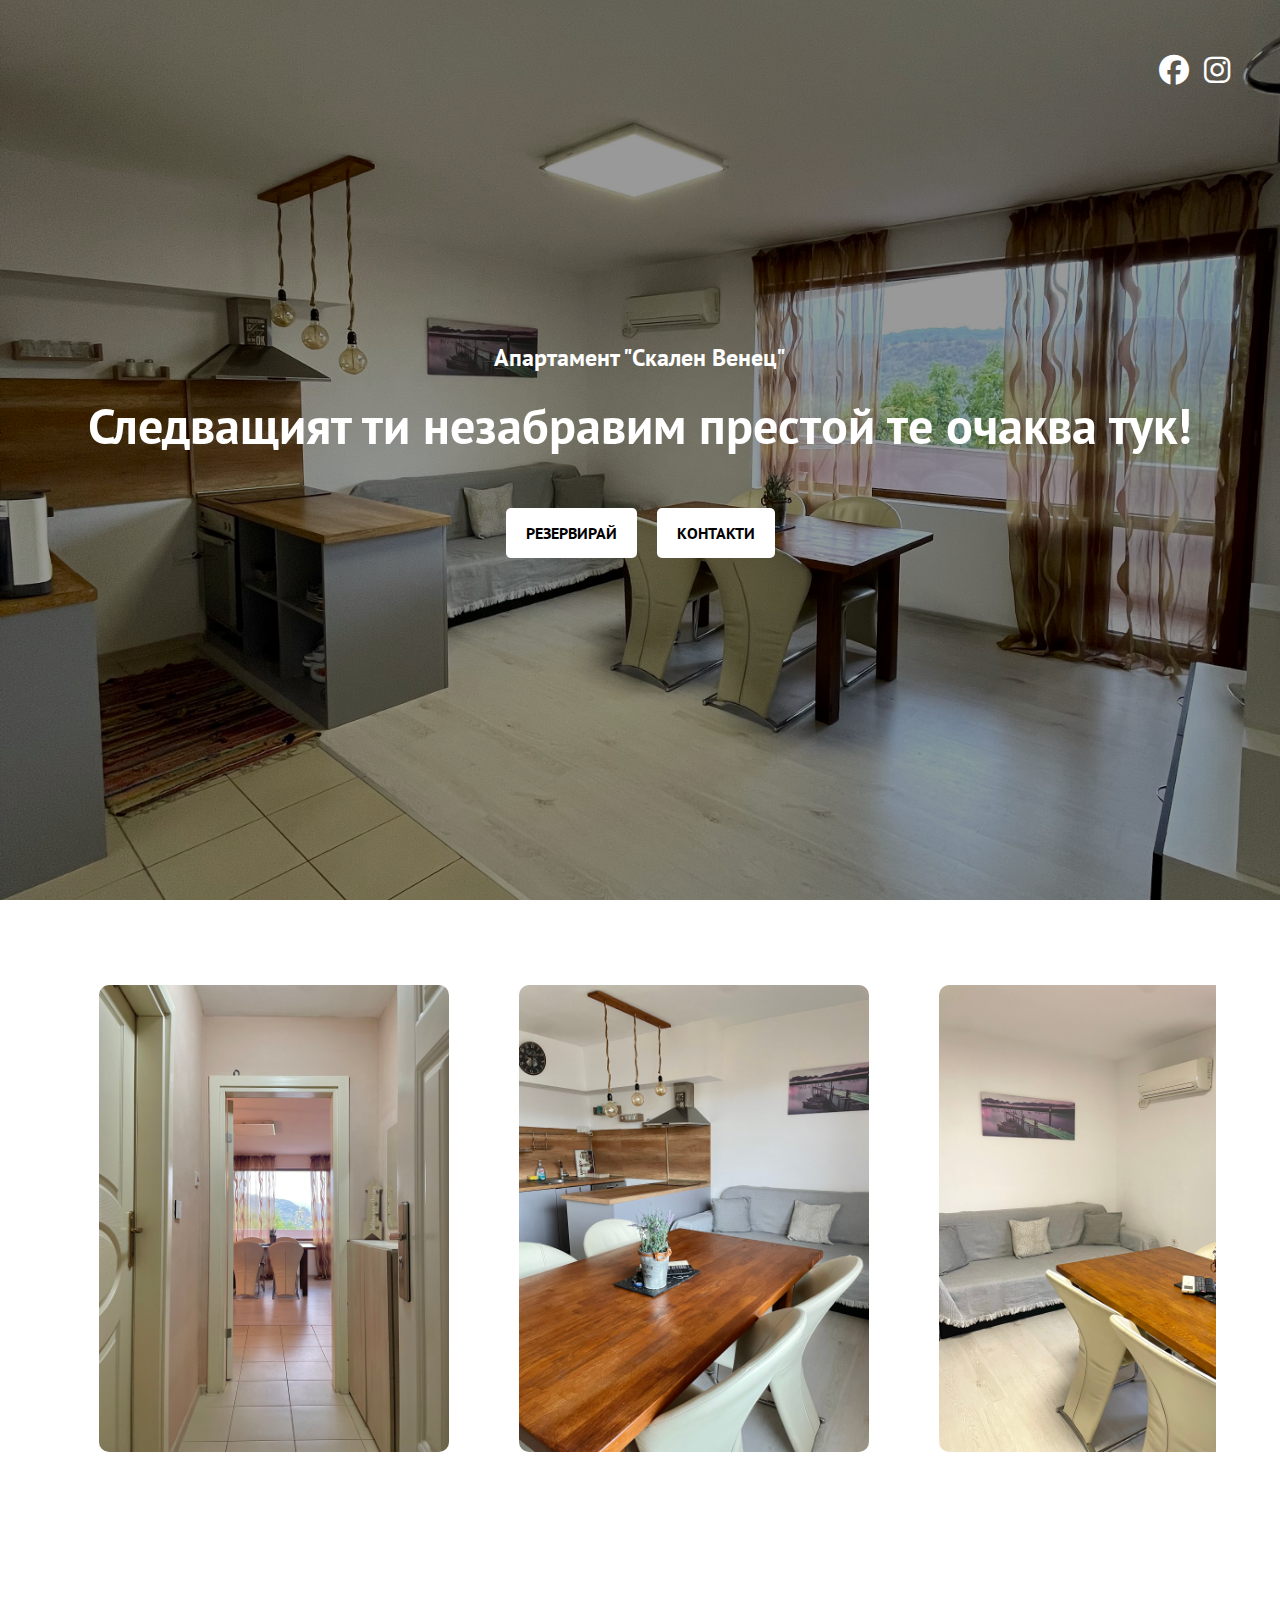
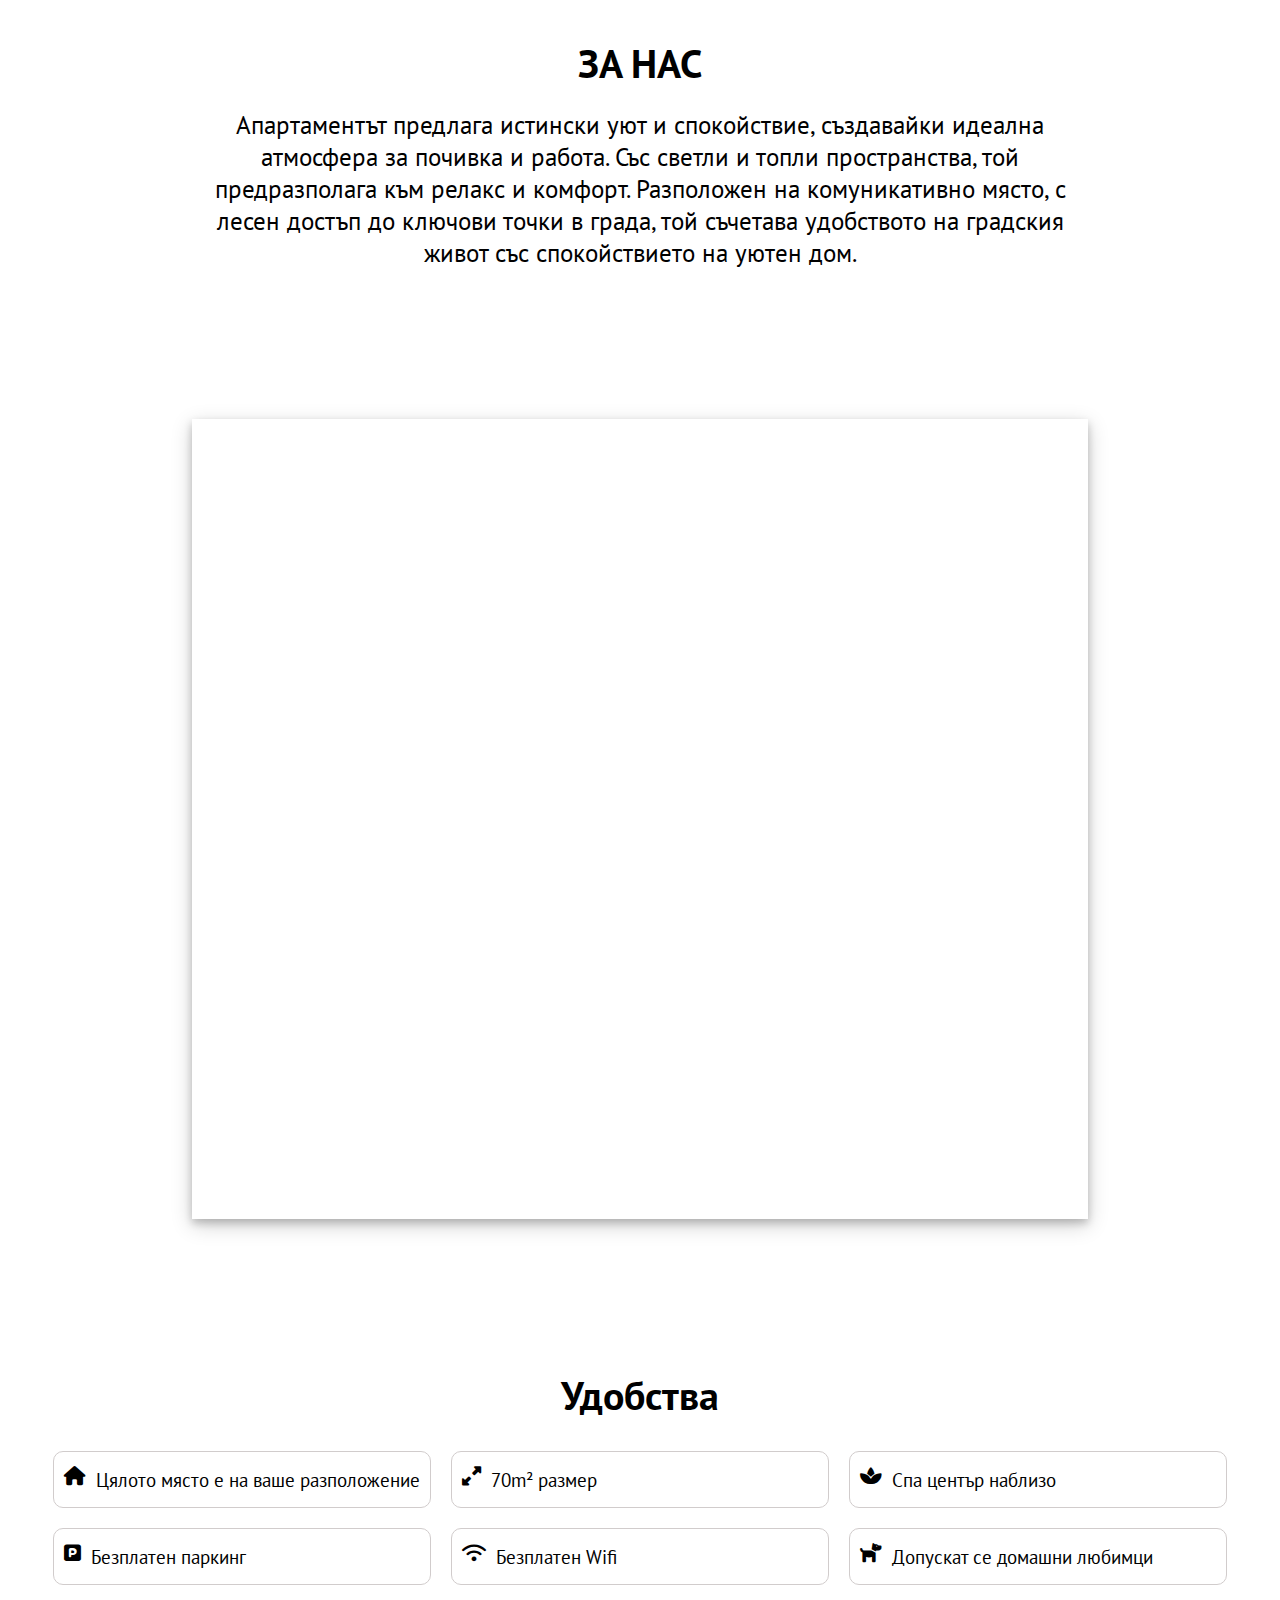
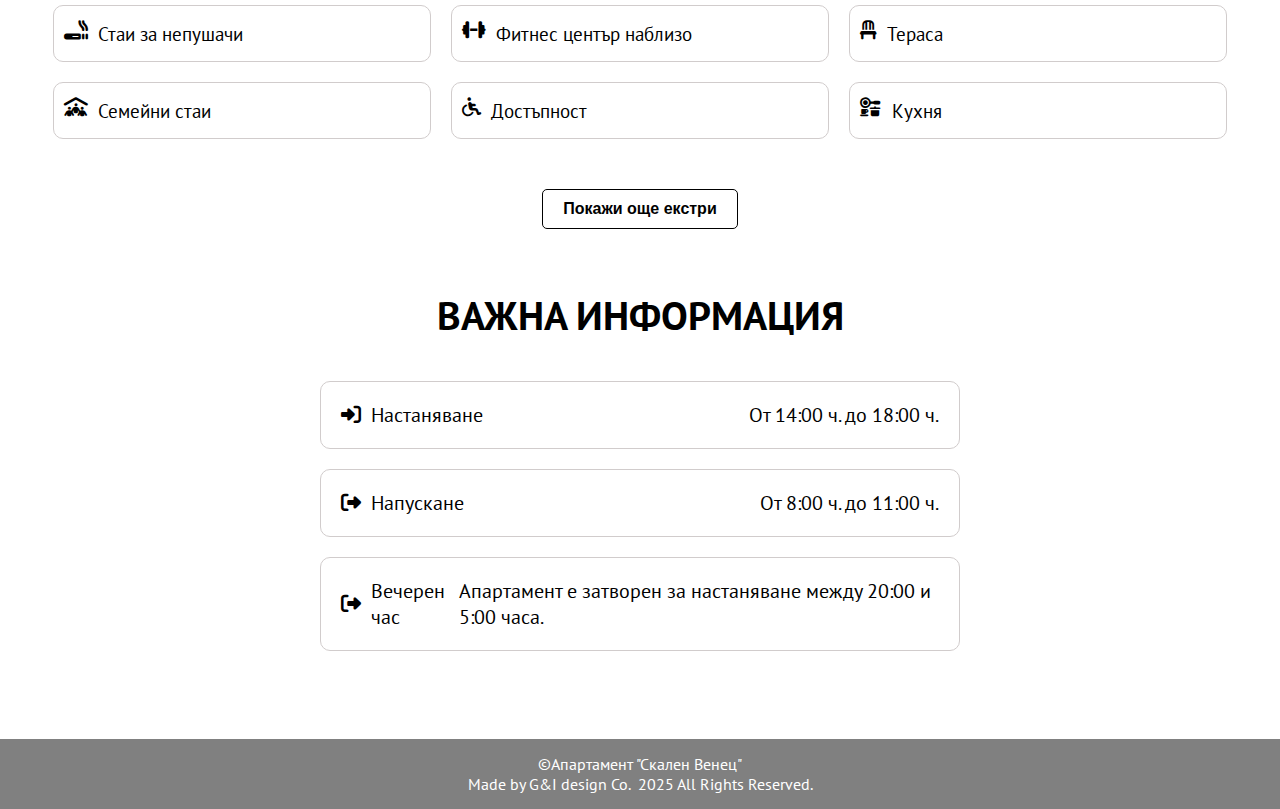
<file: index.html>
<!DOCTYPE html>
<html lang="en">
<head>
    <meta charset="UTF-8">
    <meta name="viewport" content="width=device-width, initial-scale=1.0">
    <link rel="stylesheet" href="style.css">
    <link rel="stylesheet" href="https://cdnjs.cloudflare.com/ajax/libs/font-awesome/6.5.2/css/all.min.css">
    <title>Apartment "Skalen Venec"</title>
</head>
<body>
    <header>
        <div class="icons-container">
            <div class="icon"><a class="social-btns" target="_blank" href="https://www.facebook.com/p/%D0%90%D0%BF%D0%B0%D1%80%D1%82%D0%B0%D0%BC%D0%B5%D0%BD%D1%82-%D0%A1%D0%BA%D0%B0%D0%BB%D0%B5%D0%BD-%D0%B2%D0%B5%D0%BD%D0%B5%D1%86-100063479783558/"><i class="fa-brands fa-facebook"></i></a></div>
            <div class="icon"><i class="fa-brands fa-instagram"></i></div>
        </div>
        <h2>Апартамент "Скален Венец"</h2>
        <h1>Следващият ти незабравим престой те очаква тук!</h1>
        <div class="contact-btns">
            <a id="reservation-btn" href="https://www.booking.com/hotel/bg/apartament-skalen-venets.bg.html?aid=304142&label=gen173bo-1DCAsoF0IYYXBhcnRhbWVudC1za2FsZW4tdmVuZXRzSDNYA2gXiAEBmAEDuAEYyAEM2AED6AEBiAIBmAIGqAIEuAKdoeu9BsACAdICJDg4M2UwNmQzLTY1MmEtNDA3Ny04Y2ViLWI2ZDA3NTAwMDAyMtgCBOACAQ-Share-dXEjh0%401740296372" target="_blank">РЕЗЕРВИРАЙ</a>
            <a id="contact-btn" target="_blank" href="reservation.html">КОНТАКТИ</a>
        </div>
    </header>
    <main>
        <div class="slideshow-container">
            <!-- Image row -->
            <div class="image-row-container">
                <div class="image-row" id="imageRow">
                <img src="images/image_50409985.JPG" alt="Image 1" onclick="openFullscreen(this)">
                <img src="images/image_50394625.JPG" alt="Image 2" onclick="openFullscreen(this)">
                <img src="images/image_50395393.JPG" alt="Image 3" onclick="openFullscreen(this)">
                <img src="images/image_50406913.JPG" alt="Image 4" onclick="openFullscreen(this)">
                <img src="images/image_50422785.JPG" alt="Image 5" onclick="openFullscreen(this)">
                <img src="images/image_50406913 (1).JPG" alt="Image 6" onclick="openFullscreen(this)">
                <img src="images/image_50410753.JPG" alt="Image 7" onclick="openFullscreen(this)">
                <img src="images/image_50376705.JPG" alt="Image 8" onclick="openFullscreen(this)">
                <img src="images/image_50375169.JPG" alt="Image 9" onclick="openFullscreen(this)">
                <img src="images/image_50392321.JPG" alt="Image 10" onclick="openFullscreen(this)">
                <img src="images/image_50424321.JPG" alt="Image 11" onclick="openFullscreen(this)">
                <img src="images/image_50376193.JPG" alt="Image 12" onclick="openFullscreen(this)">
                <img src="images/image_50391553.JPG" alt="Image 13" onclick="openFullscreen(this)">
                <img src="images/image_50422785 (1).JPG" alt="Image 14" onclick="openFullscreen(this)">
                </div>
            </div>
        </div>
    
        <!-- Fullscreen Modal -->
        <div id="fullscreenModal" class="fullscreen-modal">
            <span class="close" onclick="closeFullscreen()">&times;</span>
            <img class="modal-content" id="fullscreenImage">
        </div>
        <div class="text">
            <h2>ЗА НАС</h2>
            <p>Апартаментът предлага истински уют и спокойствие, създавайки идеална атмосфера за почивка и работа. Със светли и топли пространства, той предразполага към релакс и комфорт. Разположен на комуникативно място, с лесен достъп до ключови точки в града, той съчетава удобството на градския живот със спокойствието на уютен дом.
            </p>
        </div>
        <div class="map">
            <iframe src="https://www.google.com/maps/embed?pb=!1m18!1m12!1m3!1d182.15172935240793!2d25.631467255708653!3d43.074503409018554!2m3!1f0!2f0!3f0!3m2!1i1024!2i768!4f13.1!3m3!1m2!1s0x40a92796a3ad4ae9%3A0x699d60c6dfec872f!2z0JDQv9Cw0YDRgtCw0LzQtdC90YIg0KHQutCw0LvQtdC9INCy0LXQvdC10YY!5e0!3m2!1sbg!2sbg!4v1729352303562!5m2!1sbg!2sbg" width="600" height="450" style="border:0;" allowfullscreen="" loading="lazy" referrerpolicy="no-referrer-when-downgrade"></iframe>
        </div>
        <div class="convenience-container">
            <h2 class="convenience-h">Удобства</h2>
            <div class="conviniences">
                <div class="convenience"><i class="fa-solid fa-house"></i>Цялото място е на ваше разположение</div>
                <div class="convenience"><i class="fa-solid fa-up-right-and-down-left-from-center"></i>70m² размер</div>
                <div class="convenience"><i class="fa-solid fa-spa"></i>Спа център наблизо</div>
                <div class="convenience"><i class="fa-solid fa-square-parking"></i>Безплатен паркинг</div>
                <div class="convenience"><i class="fa-solid fa-wifi"></i>Безплатен Wifi</div>
                <div class="convenience"><i class="fa-solid fa-dog"></i>Допускат се домашни любимци</div>
                <div class="convenience"><i class="fa-solid fa-smoking"></i>Стаи за непушачи</div>
                <div class="convenience"><i class="fa-solid fa-dumbbell"></i>Фитнес център наблизо</div>
                <div class="convenience"><i class="fa-solid fa-chair"></i>Тераса</div>
                <div class="convenience"><i class="fa-solid fa-people-roof"></i>Семейни стаи</div>
                <div class="convenience"><i class="fa-solid fa-wheelchair"></i>Достъпност</div>
                <div class="convenience"><i class="fa-solid fa-kitchen-set"></i>Кухня</div>
            </div>
            <button id="show-more" class="show-more-btn">Покажи още екстри</button>
        </div>
        <div class="additional-convenience-container">
            <div class="additional-conveniences" style="display: none;">
                <div class="convenience"><i class="fa-solid fa-bath"></i>Самостоятелна баня</div>
                <div class="convenience"><i class="fa-solid fa-sun"></i>Климатик</div>
                <div class="convenience"><i class="fa-solid fa-tv"></i>Телевизор с плосък екран</div>
                <div class="convenience"><i class="fa-solid fa-kitchen-set"></i>Кухня</div>
                <div class="convenience"><i class="fa-solid fa-parking"></i>Паркинг на улицата</div>
                <div class="convenience"><i class="fa-solid fa-utensils"></i>Маса за хранене</div>
                <div class="convenience"><i class="fa-solid fa-coffee"></i>Кафе машина</div>
                <div class="convenience"><i class="fa-solid fa-broom"></i>Почистващи продукти</div>
                <div class="convenience"><i class="fa-solid fa-burn"></i>Котлон</div>
                <div class="convenience"><i class="fa-solid fa-burn"></i>Фурна</div>
                <div class="convenience"><i class="fa-solid fa-utensils"></i>Кухненски прибори и съдове</div>
                <div class="convenience"><i class="fa-solid fa-washing-machine"></i>Пералня</div>
                <div class="convenience"><i class="fa-solid fa-dishwasher"></i>Миялна машина</div>
                <div class="convenience"><i class="fa-solid fa-fridge"></i>Хладилник</div>
                <div class="convenience"><i class="fa-solid fa-cabinet-filing"></i>Кухненски бокс</div>
                <div class="convenience"><i class="fa-solid fa-bed"></i>Спално бельо</div>
                <div class="convenience"><i class="fa-solid fa-closet"></i>Гардероб или килер</div>
                <div class="convenience"><i class="fa-solid fa-toilet"></i>Тоалетна</div>
                <div class="convenience"><i class="fa-solid fa-shower"></i>Душ</div>
                <div class="convenience"><i class="fa-solid fa-couch"></i>Диван</div>
                <div class="convenience"><i class="fa-solid fa-tv"></i>Кабелни канали</div>
                <div class="convenience"><i class="fa-solid fa-plug"></i>Контакт до леглото</div>
                <div class="convenience"><i class="fa-solid fa-couch"></i>Разтегателен диван/фотьойл</div>
                <div class="convenience"><i class="fa-solid fa-hanger"></i>Рафт за дрехи</div>
                <div class="convenience"><i class="fa-solid fa-iron"></i>Ютия</div>
                <div class="convenience"><i class="fa-solid fa-hiking"></i>Пешеходен туризъм</div>
                <div class="convenience"><i class="fa-solid fa-eye"></i>Гледка</div>
                <div class="convenience"><i class="fa-solid fa-building"></i>Частен апартамент в сградата</div>
                <div class="convenience"><i class="fa-solid fa-house"></i>Самостоятелен/а</div>
                <div class="convenience"><i class="fa-solid fa-store"></i>Супермаркет наблизо</div>
                <div class="convenience"><i class="fa-solid fa-smoking"></i>Зона за пушачи</div>
                <div class="convenience"><i class="fa-solid fa-temperature-high"></i>Отопление - климатик</div>
                <div class="convenience"><i class="fa-solid fa-elevator"></i>Асансьор</div>
                <div class="convenience"><i class="fa-solid fa-camera-retro"></i>Камери за видеонаблюдение извън мястото за настаняване</div>
                <div class="convenience"><i class="fa-solid fa-key"></i>Достъп с ключ</div>
                <div class="convenience"><i class="fa-solid fa-language"></i>Говорим език: Български, Английски</div>
            </div>
        </div>
        <div class="important-info-container">
            <h2>ВАЖНА ИНФОРМАЦИЯ</h2>
            <div class="info">
                <div class="left-side">
                    <i class="fa-solid fa-right-to-bracket"></i>
                    <p>Настаняване</p>
                </div>
                <div class="right-side">
                    <p>От 14:00 ч. до 18:00 ч.</p>
                </div>
            </div>
            <div class="info">
                <div class="left-side">
                    <i class="fa-solid fa-right-from-bracket"></i>
                    <p>Напускане</p>
                </div>
                <div class="right-side">
                    <p>От 8:00 ч. до 11:00 ч.</p>
                </div>
            </div>
            <div class="info">
                <div class="left-side">
                    <i class="fa-solid fa-right-from-bracket"></i>
                    <p>Вечерен час</p>
                </div>
                <div class="right-side">
                    <p>Апартамент е затворен за настаняване между 20:00 и 5:00 часа.</p>
                </div>
            </div>
        </div>
    </main>
    
    <footer>
        <p>&copy;Апартамент "Скален Венец" </p>
        <div class="footer-main-text">
            <p>Made by G&I design Co.</p>
            <p>2025 All Rights Reserved.</p>
        </div>
    </footer>
    <script src="index.js"></script>
</body>
</html>
</file>
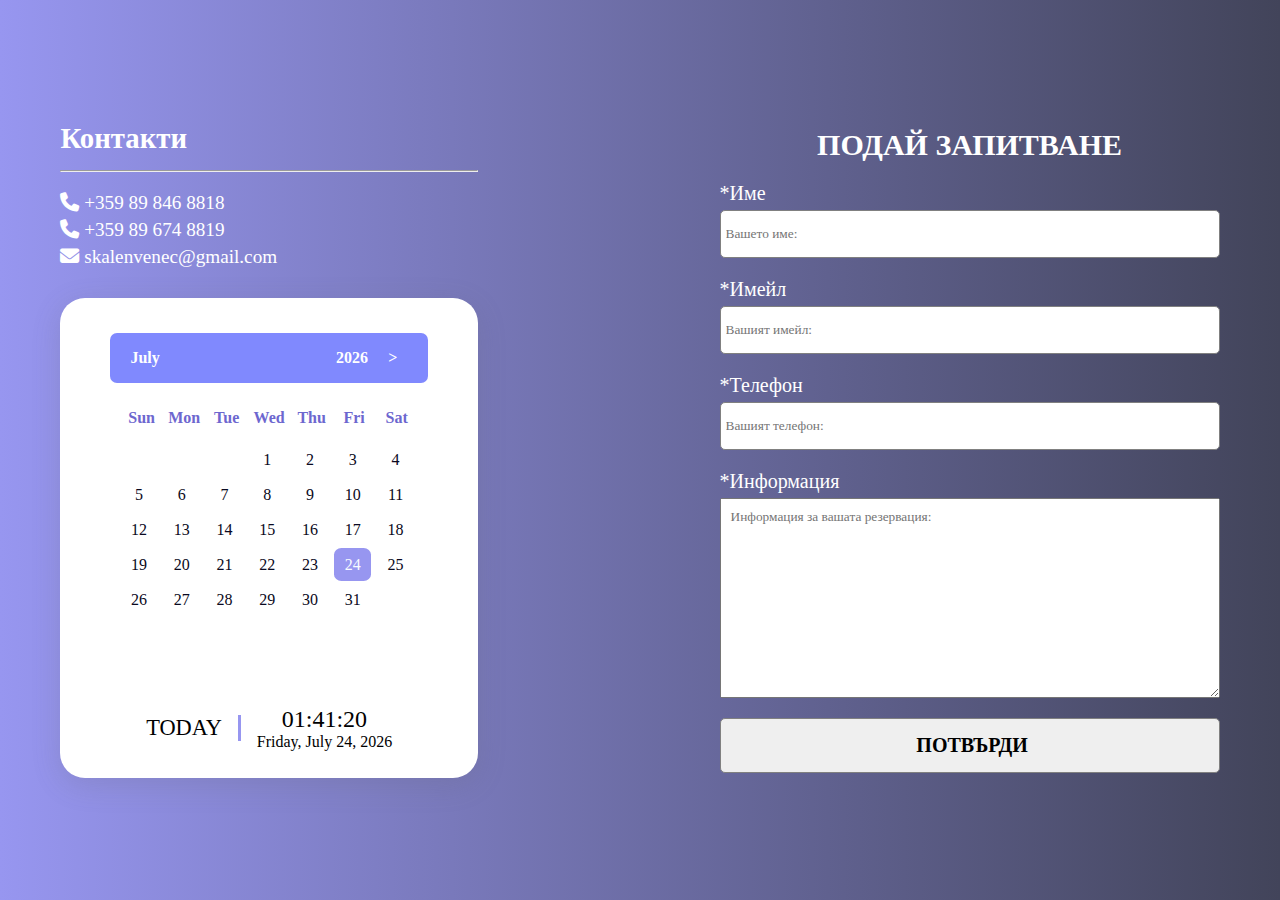
<file: reservation.html>
<!DOCTYPE html>
<html lang="en">
<head>
    <meta charset="UTF-8">
    <meta name="viewport" content="width=device-width, initial-scale=1.0">
    <link rel="stylesheet" href="reservation.css">
    <link rel="stylesheet" href="https://cdnjs.cloudflare.com/ajax/libs/font-awesome/6.5.2/css/all.min.css">
    <title>Reservation</title>
</head>
<body>
        <div class="contacts">
          <div class="info">
            <h2>Контакти</h2>
            <hr>
            <p><i class="fa-solid fa-phone"></i> +359 89 846 8818</p>
            <p><i class="fa-solid fa-phone"></i> +359 89 674 8819</p>
            <p><i class="fa-solid fa-envelope"></i> skalenvenec@gmail.com</p>
          </div>
            <div class="calendar">
                <div class="calendar-header">
                  <span class="month-picker" id="month-picker"> May </span>
                  <div class="year-picker" id="year-picker">
                    <span class="year-change" id="pre-year">
                      <pre></pre>
                    </span>
                    <span id="year">2020 </span>
                    <span class="year-change" id="next-year">
                      <pre>></pre>
                    </span>
                  </div>
                </div>
          
                <div class="calendar-body">
                  <div class="calendar-week-days">
                    <div>Sun</div>
                    <div>Mon</div>
                    <div>Tue</div>
                    <div>Wed</div>
                    <div>Thu</div>
                    <div>Fri</div>
                    <div>Sat</div>
                  </div>
                  <div class="calendar-days">
                  </div>
                </div>
                <div class="calendar-footer">
                </div>
                <div class="date-time-formate">
                  <div class="day-text-formate">TODAY</div>
                  <div class="date-time-value">
                    <div class="time-formate">01:41:20</div>
                    <div class="date-formate">03 - march - 2022</div>
                  </div>
                </div>
                <div class="month-list"></div>
              </div>
        </div>
        <div class="booking">
            
        </div>
        <form>
            <h2>ПОДАЙ ЗАПИТВАНЕ</h2>
            <label for="name">*Име</label>
            <input type="text" placeholder="Вашето име:" required minlength="3">
            <label for="email">*Имейл</label>
            <input type="email" placeholder="Вашият имейл:" required minlength="3">
            <label for="phone">*Телефон</label>
            <input type="number" placeholder="Вашият телефон:" required>
            <label for="message">*Информация</label>
            <textarea name="information" class="message" placeholder="Информация за вашата резервация: "></textarea>
            <input type="submit" value="ПОТВЪРДИ">
        </form>
    <script src="script.js"></script>
</body>
</html>
</file>
<file: style.css>
@import url(https://fonts.googleapis.com/css?family=PT+Sans:400,400i,700,700i|PT+Serif:400,400i,700,700i&amp;display=swap);

*{
    padding: 0;
    margin: 0;
    box-sizing: border-box;
    scroll-behavior: smooth;
}

body{
    font-family: "PT Sans";
}

header{
    background-image: url(images/image_50376705.JPG);
    height: 100vh;
    width: 100%;
    background-size: cover;
    background-repeat: no-repeat;
    background-position: center;
    display: flex;
    align-items: center;
    justify-content: center;
    flex-direction: column;
    position: relative;
    color: white;
    z-index: 2;
    gap: 50px;
}

header::before {
    content: '';
    position: absolute;
    top: 0;
    left: 0;
    width: 100%;
    height: 100%;
    background-color: rgba(0, 0, 0, 0.4); /* Adjust the opacity for the desired darkness */
    z-index: -1; /* Ensures the overlay is above the background image but below the content */
}

.icons-container{
    display: flex;
    align-items: center;
    justify-content: center;
    gap: 15px;
    cursor: pointer;
    position: absolute;
    top: 50px;
    right: 50px;

}

.icon{
    font-size: 30px;
}

.icon:hover{
    transform: scale(1.2);
}

h1{
    font-size: 50px;
    margin-top: -30px;
    text-align: center;
}

#reservation-btn{
    text-decoration: none;
    color: black;
    background-color: white;
    padding: 15px 20px 15px 20px;
    border-radius: 5px;
    transition: transform 0.3s ease, box-shadow 0.3s ease;
    font-weight: 600;
}

#contact-btn{
    text-decoration: none;
    color: black;
    background-color: white;
    padding: 15px 20px 15px 20px;
    border-radius: 5px;
    transition: transform 0.3s ease, box-shadow 0.3s ease;
    font-weight: 600;
}

.fixed-bottom-right {
    font-size: 20px;
    position: fixed;
    bottom: 50px;
    right: 50px;
    top: auto;
    left: auto;
    border: 1px solid black;
    box-shadow: 0 4px 8px 0 rgba(0, 0, 0, 0.2), 0 6px 20px 0 rgba(0, 0, 0, 0.19);
  }

.social-btns{
    text-decoration: none;
    text-decoration: none; /* Премахва подчертаването на линка */
    color: inherit; /* Възстановява цвета на текста по подразбиране */
    background: none; /* Премахва фон или подложки */
    border: none;
}

.contact-btns{
    display: flex;
    gap: 20px;
}

header a:hover{
    transform: scale(1.2);
    transition: 0.1;
}

main{
    width: 100%;
}

.slideshow-container {
    position: relative;
    width: 90%;
    margin: auto;
    overflow: hidden;
    display: flex;
    align-items: center;
    justify-content: center;
    margin-top: 50px;
}

.image-row-container {
    overflow: hidden; /* Ensures scrolling is hidden until moved */
    width: 100%;
}

.image-row {
    display: flex;
    transition: transform 0.7s ease-in-out;
    scroll-behavior: smooth;
    overflow-x: scroll;
    scrollbar-width: auto; /* Make the scrollbar thinner */
    scrollbar-color: #888 #f1f1f1; /* thumb color and track color */
    scroll-behavior: smooth;
}

.image-row img {
    width: 350px;
    height: auto;
    cursor: pointer;
    margin: 35px;
    transition: transform 0.2s ease;
    border-radius: 10px;
}

.image-row img:hover {
    transform: scale(1.1);
}

/* Fullscreen modal styling */
.fullscreen-modal {
    display: none;
    position: fixed;
    z-index: 100;
    left: 0;
    top: 0;
    width: 100%;
    height: 100%;
    background-color: rgba(0, 0, 0, 0.9);
    justify-content: center;
    align-items: center;
}

.modal-content {
    max-width: 80%;
    max-height: 80%;
}

.close {
    position: absolute;
    top: 20px;
    right: 30px;
    font-size: 40px;
    font-weight: bold;
    color: white;
    cursor: pointer;
}

.close:hover {
    color: #bbb;
}

.text{
    width: 70%;
    margin: 150px auto;
    display: flex;
    align-items: center;
    justify-content: center;
    flex-direction: column;
    text-align: center;
    gap: 20px;
}

.text h2{
    font-size: 40px;
}

.text p{
    font-size: 25px;
}

.map{
    width: 100%;
    display: flex;
    align-items: center;
    justify-content: center;
}

iframe{
    width: 70%;
    height: 800px;
    box-shadow: 0 4px 8px 0 rgba(0, 0, 0, 0.2), 0 6px 20px 0 rgba(0, 0, 0, 0.19);
}

.convenience-container{
    height: 40vh;
    width: 100%;
    display: flex;
    align-items: center;
    flex-direction: column;
    margin: 150px auto;
}

.convenience-container h2{
    font-size: 40px;
}

.conviniences{
    display: grid;
    grid-template-columns: repeat(3, 2fr);
    gap: 20px;
    margin: 30px;
}

.additional-convenience-container{
    width: 100%;
    display: flex;
    align-items: center;
    flex-direction: column;
    margin: 10px auto;
}

.additional-conveniences{
    display: grid;
    grid-template-columns: repeat(3, 2fr);
    gap: 20px;
    margin: 30px;
}

.convenience{
    padding: 15px 10px 15px;
    display: flex;
    gap: 10px;
    font-size: larger;
    border: 1px solid rgb(209, 204, 204);
    border-radius: 10px;
}

footer{
    width: 100%;
    height: 70px;
    color: white;
    background-color: gray;
    display: flex;
    align-items: center;
    justify-content: center;
    flex-direction: column;
}

.footer-main-text{
    display: flex;
    align-items: center;
    justify-content: center;
    gap: 7px;
}

.important-info-container{
    margin: auto;
    height: 50vh;
    width: 100%;
    display: flex;
    align-items: center;
    justify-content: flex-start;
    flex-direction: column;
    gap: 20px;
  }

.important-info-container h2{
    font-size: 40px;
    margin-bottom: 20px;
}

.info{
    display: flex;
    align-items: center;
    justify-content: space-between;
    border: 1px solid rgb(209, 204, 204);
    border-radius: 10px;
    padding: 20px;
    width: 50%;
    font-size: 20px;
}

.right-side{
    display: flex;
}

.left-side{
    display: flex;
    align-items: center;
    justify-content: center;
    gap: 10px;
}

.show-more-btn {
    background-color: white;
    color: black;
    border: 1px solid black;
    padding: 10px 20px;
    cursor: pointer;
    margin-top: 20px;
    border-radius: 5px;
    font-size: 16px;
    transition: transform 0.3s ease, box-shadow 0.3s ease;
    font-weight: 600;
}

.show-more-btn:hover {
    transform: scale(1.1);
}

@media screen and (max-width: 425px) {

    header {
        height:45vh;
    }

    h2{
        font-size: 25px;
    }

    h1{
        font-size: 20px;
    }

    header a{
        font-size: 15px;
        padding: 10px 15px 10px 15px;
    }

    .slideshow-container{
        height: 40vh;
    }

    .image-row{
        width: 346px;
    }

    .text h2{
        font-size: 20px;
    }

    .text{
        margin: 100px auto;
    }

    .text p{
        font-size: 15px;
    }

    iframe{
        height: 400px;
    }

    .convenience-container{
        margin-bottom: 300px;
    }

    .convenience-container h2 {
        font-size: 20px;
    }

    .conviniences{
        gap: 5px;
    }

    .convenience{
        display: block;
    }

    .important-info-container h2{
        font-size: 20px;
    }

    .info{
        width: 90%;
        font-size: 15px;
    }
  }
</file>
<file: reservation.css>
* {
    padding: 0;
    margin: 0;
    font-family: consolas;
    box-sizing: border-box;
  }
  
  body {
    display: flex;
    width: 100%;
    justify-content: space-around;
    align-items: center;
    place-items: center;
    background: linear-gradient(to right, #9796f0, #42445A);
    overflow-y: auto;
    min-height: 100vh;
  }
  
  .calendar {
    height: 30rem;
    width: max-content;
    background-color: white;
    border-radius: 25px;
    overflow: hidden;
    padding: 35px 50px 0px 50px;
  }
  
  .calendar {
    box-shadow: rgba(100, 100, 111, 0.2) 0px 7px 29px 0px;
  }
  
  .calendar-header {
    background: #8089FE;
    display: flex;
    justify-content: space-between;
    border-radius: 7px;
    align-items: center;
    font-weight: 700;
    color: #ffffff;
    padding: 10px;
  }
  
  .calendar-body {
    padding: 10px;
  }
  
  .calendar-week-days {
    display: grid;
    grid-template-columns: repeat(7, 1fr);
    font-weight: 600;
    cursor: pointer;
    color: rgb(104, 104, 104);
  }
  
  .calendar-week-days div:hover {
    color: black;
    transform: scale(1.2);
    transition: all .2s ease-in-out;
  }
  
  .calendar-week-days div {
    display: grid;
    place-items: center;
    color: #6D67CF;
    height: 50px;
  }
  
  .calendar-days {
    display: grid;
    grid-template-columns: repeat(7, 1fr);
    gap: 2px;
    color: #0A0921;
  }
  
  .calendar-days div {
    width: 37px;
    height: 33px;
    display: flex;
    align-items: center;
    justify-content: center;
    padding: 5px;
    position: relative;
    cursor: pointer;
    animation: to-top 1s forwards;
  }
  
  .month-picker {
    padding: 5px 10px;
    border-radius: 10px;
    cursor: pointer;
  }
  
  .year-picker {
    display: flex;
    align-items: center;
  }
  
  .year-change {
    height: 30px;
    width: 30px;
    border-radius: 50%;
    display: grid;
    place-items: center;
    margin: 0px 10px;
    cursor: pointer;
  }
  
  .year-change:hover {
    background-color: #9796f0;
    transition: all .2s ease-in-out;
    transform: scale(1.12);
  }
  
  .calendar-footer {
    padding: 10px;
    display: flex;
    justify-content: flex-end;
    align-items: center;
  }
  
  #year:hover {
    cursor: pointer;
    transform: scale(1.2);
    transition: all 0.2 ease-in-out;
  }
  
  .calendar-days div span {
    position: absolute;
  }
  
  .calendar-days div:hover {
    transition: width 0.2s ease-in-out, height 0.2s ease-in-out;
    background-color: #fbc7d4;
    border-radius: 20%;
    color: #f8fbff;
  }
  
  .calendar-days div.current-date {
    color: #f8fbff;
    background-color: #9796f0;
    border-radius: 20%;
  }
  
  .month-list {
    position: relative;
    left: 0;
    top: -130px;
    background-color: #ebebeb;
    color: #151426;
    display: grid;
    grid-template-columns: repeat(3, auto);
    gap: 5px;
    border-radius: 20px;
  }
  
  .month-list>div {
    display: grid;
    place-content: center;
    margin: 5px 10px;
    transition: all 0.2s ease-in-out;
  }
  
  .month-list>div>div {
    border-radius: 15px;
    padding: 10px;
    cursor: pointer;
  }
  
  .month-list>div>div:hover {
    background-color: #9796f0;
    color: #f8fbff;
    transform: scale(0.9);
    transition: all 0.2s ease-in-out;
  }
  
  .month-list.show {
    visibility: visible;
    pointer-events: visible;
    transition: 0.6s ease-in-out;
    animation: to-left .71s forwards;
  }
  
  .month-list.hideonce {
    visibility: hidden;
  }
  
  .month-list.hide {
    animation: to-right 1s forwards;
    visibility: none;
    pointer-events: none;
  }
  
  .date-time-formate {
    height: 4rem;
    width: 100%;
    font-family: Dubai Light, Century Gothic;
    position: relative;
    display: flex;
    top: 50px;
    justify-content: center;
    align-items: center;
  }
  
  .day-text-formate {
    font-family: Microsoft JhengHei UI;
    font-size: 1.4rem;
    padding-right: 5%;
    border-right: 3px solid #9796f0;
  }
  
  .date-time-value {
    display: block;
    position: relative;
    text-align: center;
    padding-left: 5%;
  }
  
  .time-formate {
    font-size: 1.5rem;
  }
  
  .time-formate.hideTime {
    animation: hidetime 1.5s forwards;
  }
  
  .day-text-formate.hidetime {
    animation: hidetime 1.5s forwards;
  }
  
  .date-formate.hideTime {
    animation: hidetime 1.5s forwards;
  }
  
  .day-text-formate.showtime {
    animation: showtime 1s forwards;
  }
  
  .time-formate.showtime {
    animation: showtime 1s forwards;
  }
  
  .date-formate.showtime {
    animation: showtime 1s forwards;
  }
  
  @keyframes to-top {
    0% {
      transform: translateY(0);
      opacity: 0;
    }
  
    100% {
      transform: translateY(100%);
      opacity: 1;
    }
  }
  
  @keyframes to-left {
    0% {
      transform: translatex(230%);
      opacity: 1;
    }
  
    100% {
      transform: translatex(0);
      opacity: 1;
    }
  }
  
  @keyframes to-right {
    10% {
      transform: translatex(0);
      opacity: 1;
    }
  
    100% {
      transform: translatex(-150%);
      opacity: 1;
    }
  }
  
  @keyframes showtime {
    0% {
      transform: translatex(250%);
      opacity: 1;
    }
  
    100% {
      transform: translatex(0%);
      opacity: 1;
    }
  }
  
  @keyframes hidetime {
    0% {
      transform: translatex(0%);
      opacity: 1;
    }
  
    100% {
      transform: translatex(-370%);
      opacity: 1;
    }
  }

  form{
    display: flex;
    align-items: flex-start;
    justify-content: center;
    flex-direction: column;
    gap: 20px;
  }

  form label{
    font-size: 20px;
    color: white;
    margin-bottom: -15px;
  }

  form input{
    padding: 15px 0px 15px 5px;
    width: 500px;
    border-radius: 5px;
    outline: none;
    border: 1px solid gray;
  }

  form h2{
    color: white;
    margin: auto;
    font-size: 30px;
  }

  .message{
    height: 200px;
    width: 100%;
    padding: 10px;
}

.info{
    color: white;
    display: flex;
    align-self: flex-end;
    justify-content: center;
    flex-direction: column;
    margin-bottom: 30px;
    gap: 5px;
    font-size: larger;
  }

hr{
  margin-top: 10px;
  margin-bottom: 15px;
}

input[type="submit"]{
  cursor: pointer;
  font-weight: bold;
  font-size: 20px;
}


@media (max-width: 768px) {
  body {
      flex-direction: column;
      justify-content: flex-start;
  }

  .calendar {
      width: 100%;
      padding: 20px;
  }

  .calendar-header {
      flex-direction: column;
      align-items: center;
      padding: 15px;
  }

  .calendar-week-days {
      grid-template-columns: repeat(4, 1fr);
      font-size: 0.8rem;
  }

  .calendar-days {
      grid-template-columns: repeat(4, 1fr);
  }

  .calendar-days div {
      width: 30px;
      height: 30px;
      font-size: 0.8rem;
  }

  .month-picker {
      font-size: 1rem;
  }

  .year-picker {
      display: block;
      text-align: center;
  }

  .info {
      align-self: center;
      text-align: center;
  }

  form {
      width: 100%;
      padding: 20px;
  }

  form input, form textarea {
      width: 100%;
  }

  form label {
      font-size: 16px;
  }

  input[type="submit"] {
      font-size: 18px;
      padding: 10px;
  }
}

@media (max-width: 480px) {
  .calendar {
      padding: 10px;
  }

  .calendar-header {
      padding: 10px;
  }

  .calendar-week-days {
      font-size: 0.7rem;
  }

  .calendar-days {
      grid-template-columns: repeat(3, 1fr);
  }

  .calendar-days div {
      width: 25px;
      height: 25px;
      font-size: 0.7rem;
  }

  form label {
      font-size: 14px;
  }

  form input {
      font-size: 14px;
  }

  input[type="submit"] {
      font-size: 16px;
      padding: 8px;
  }
}
</file>
